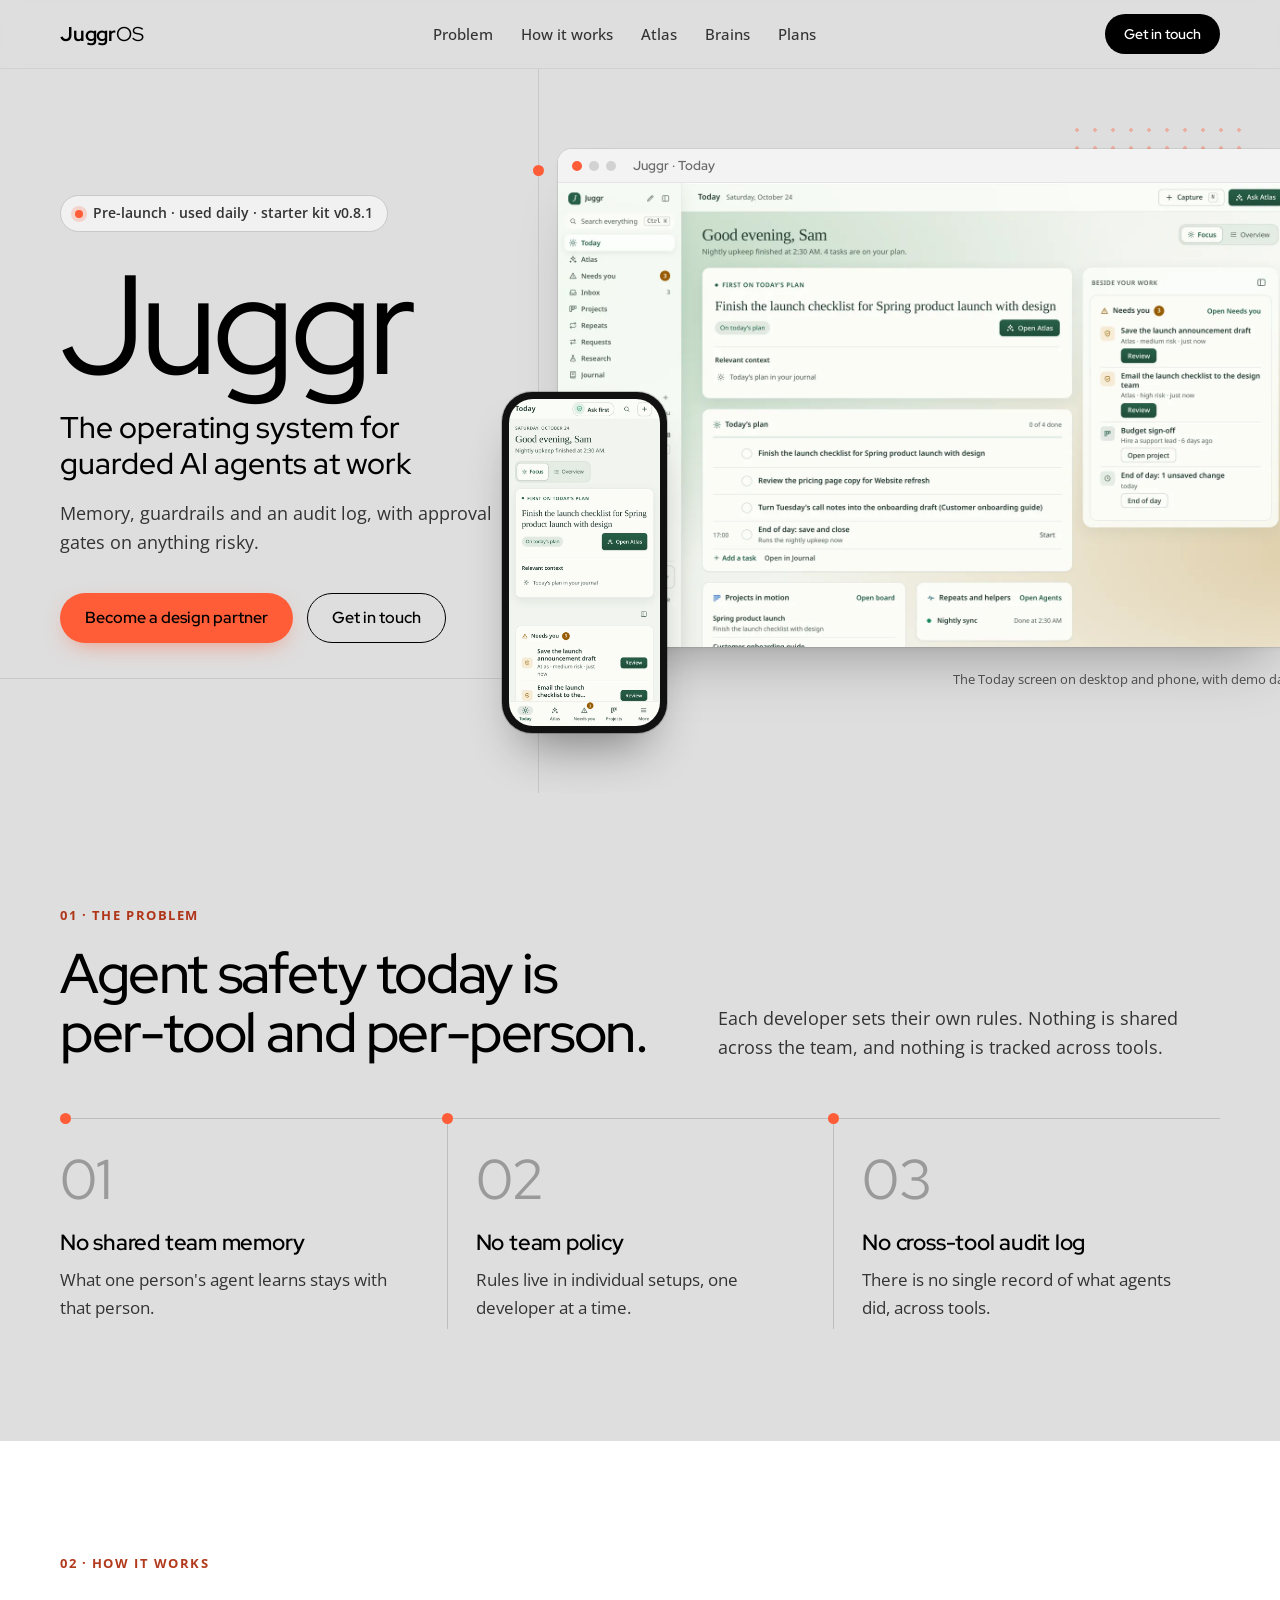
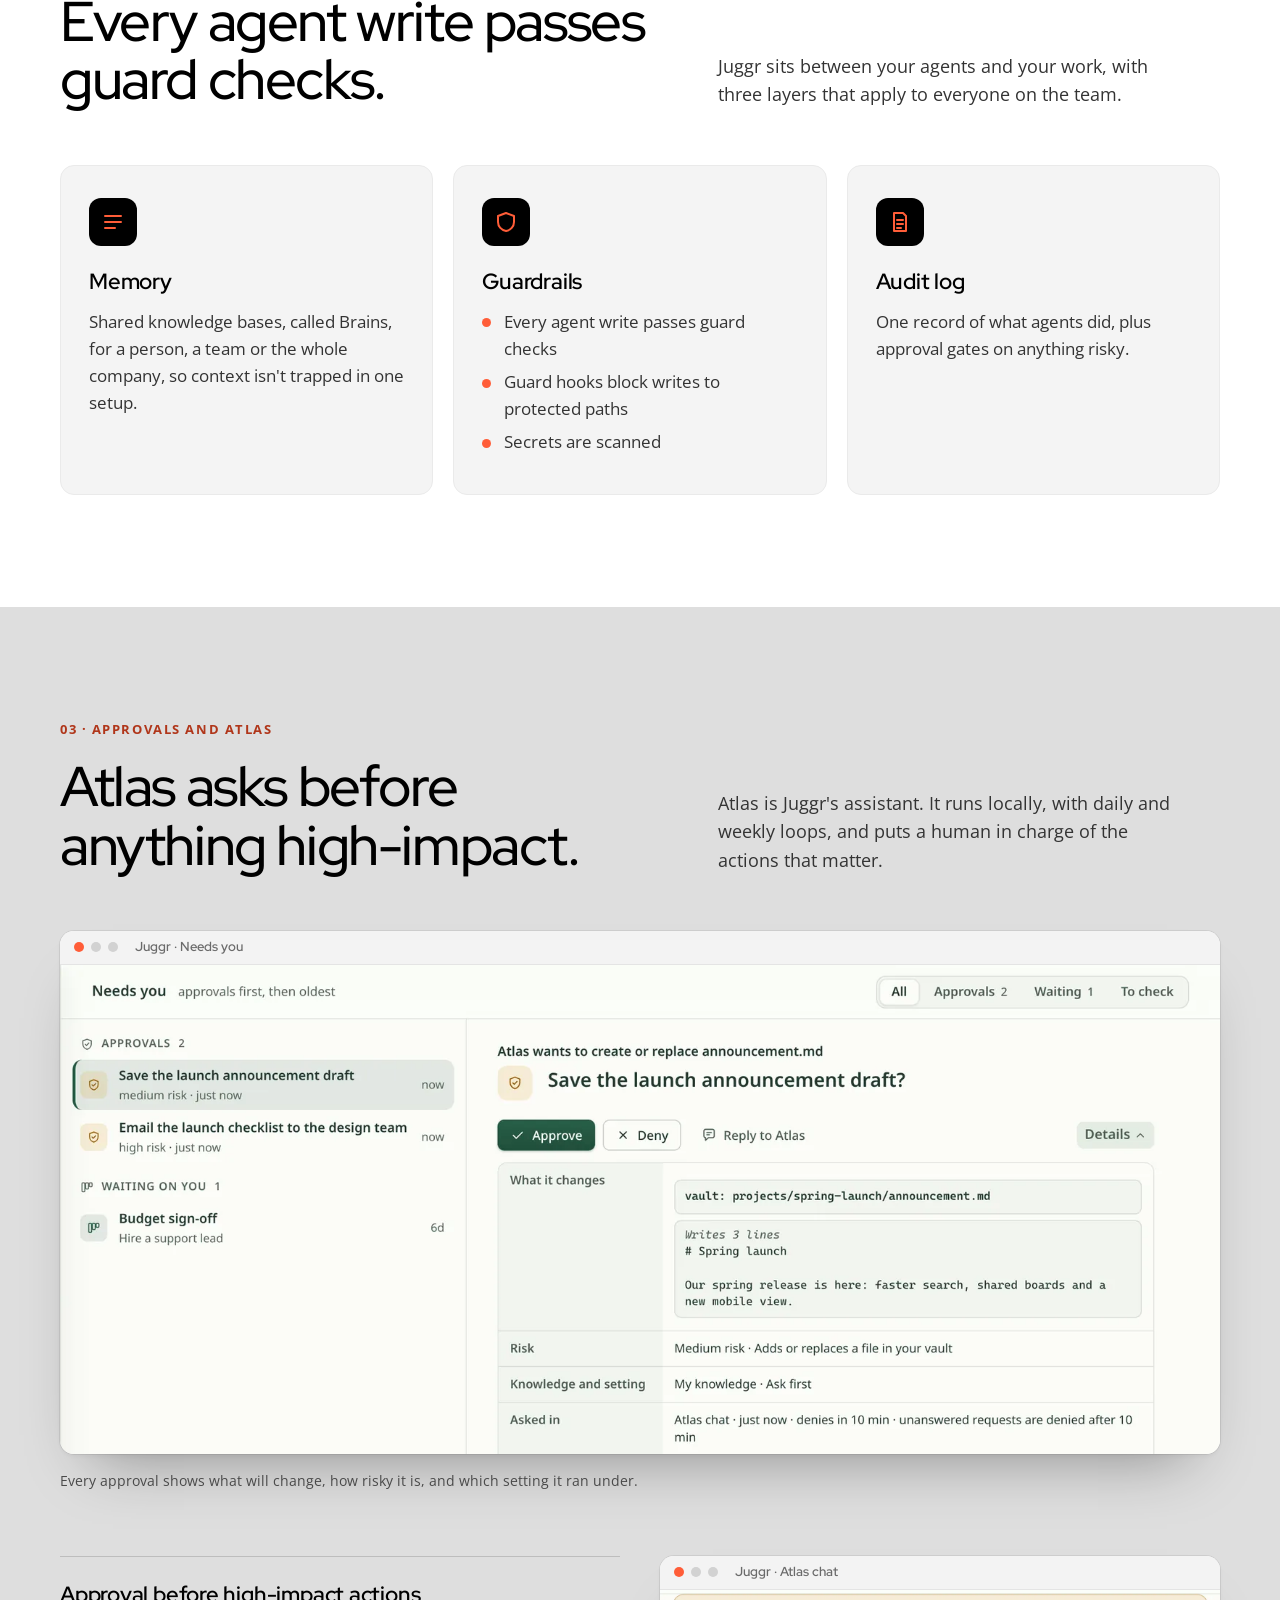
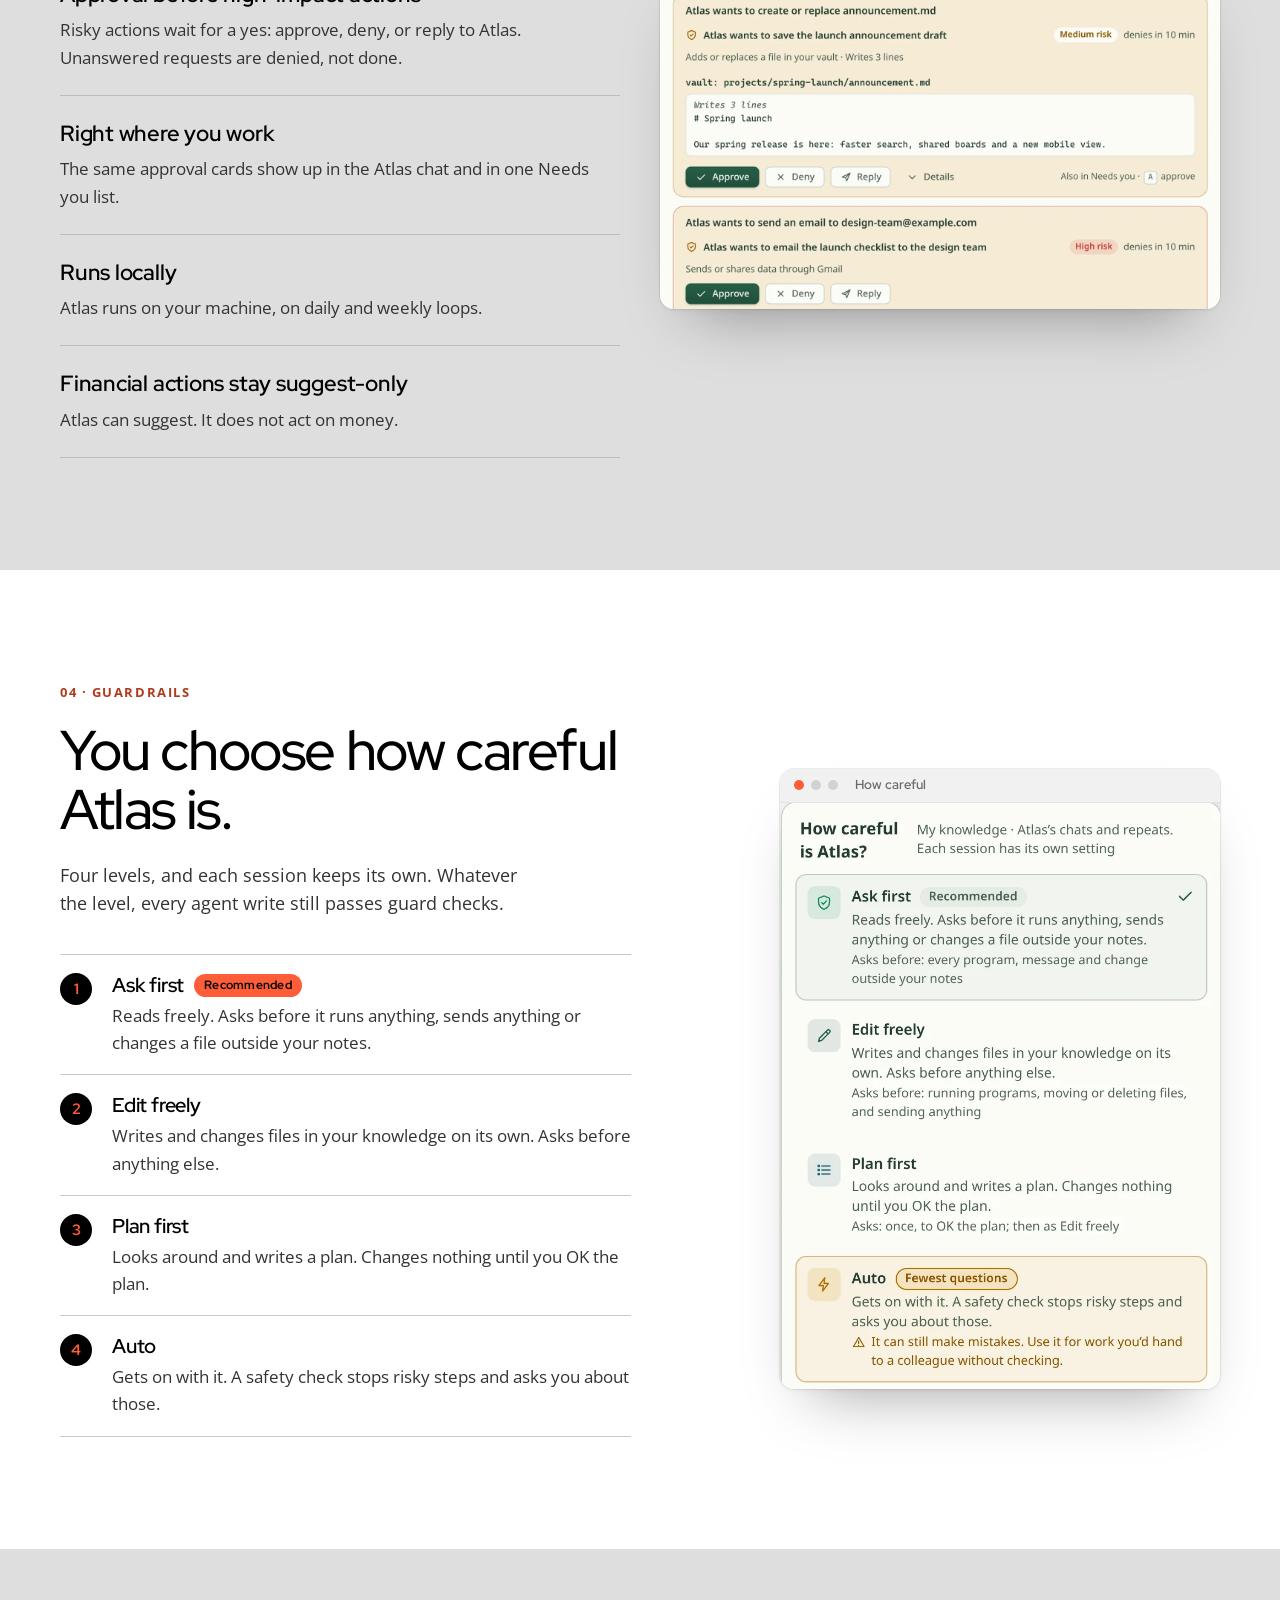
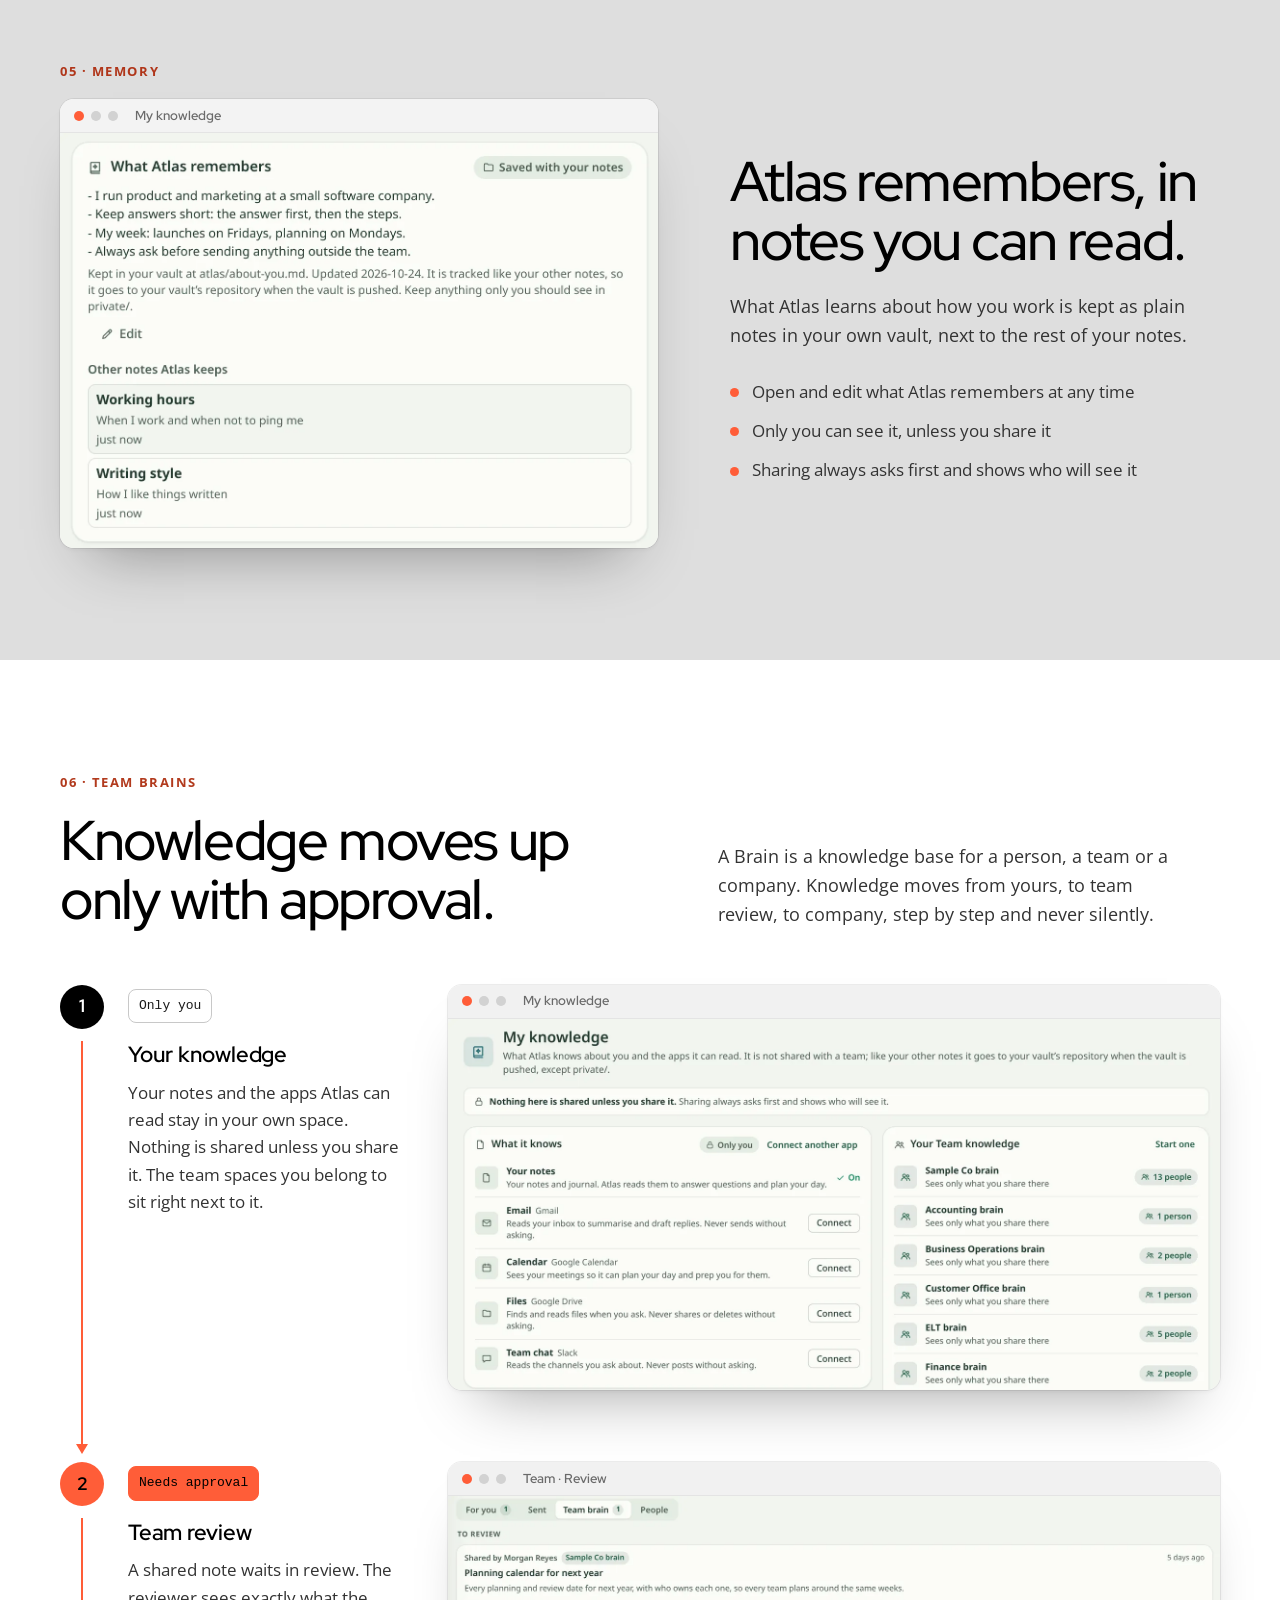
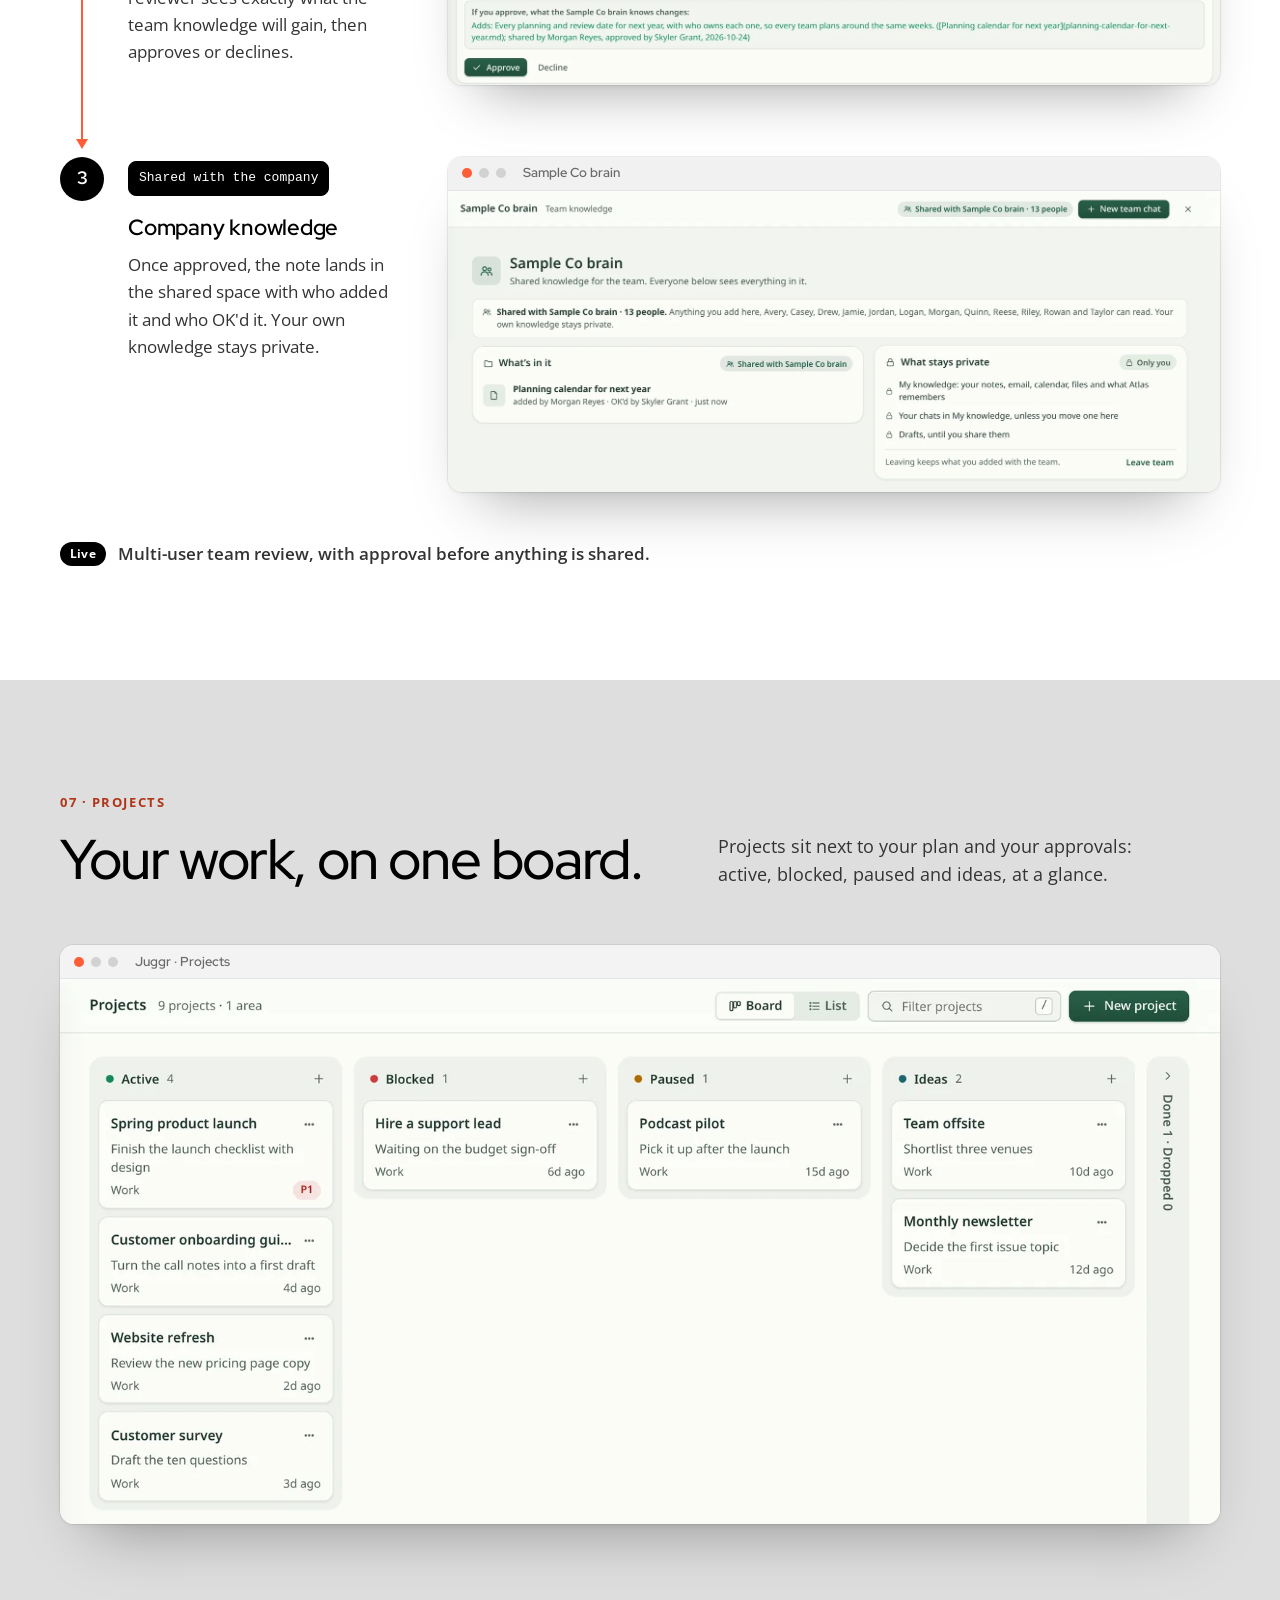
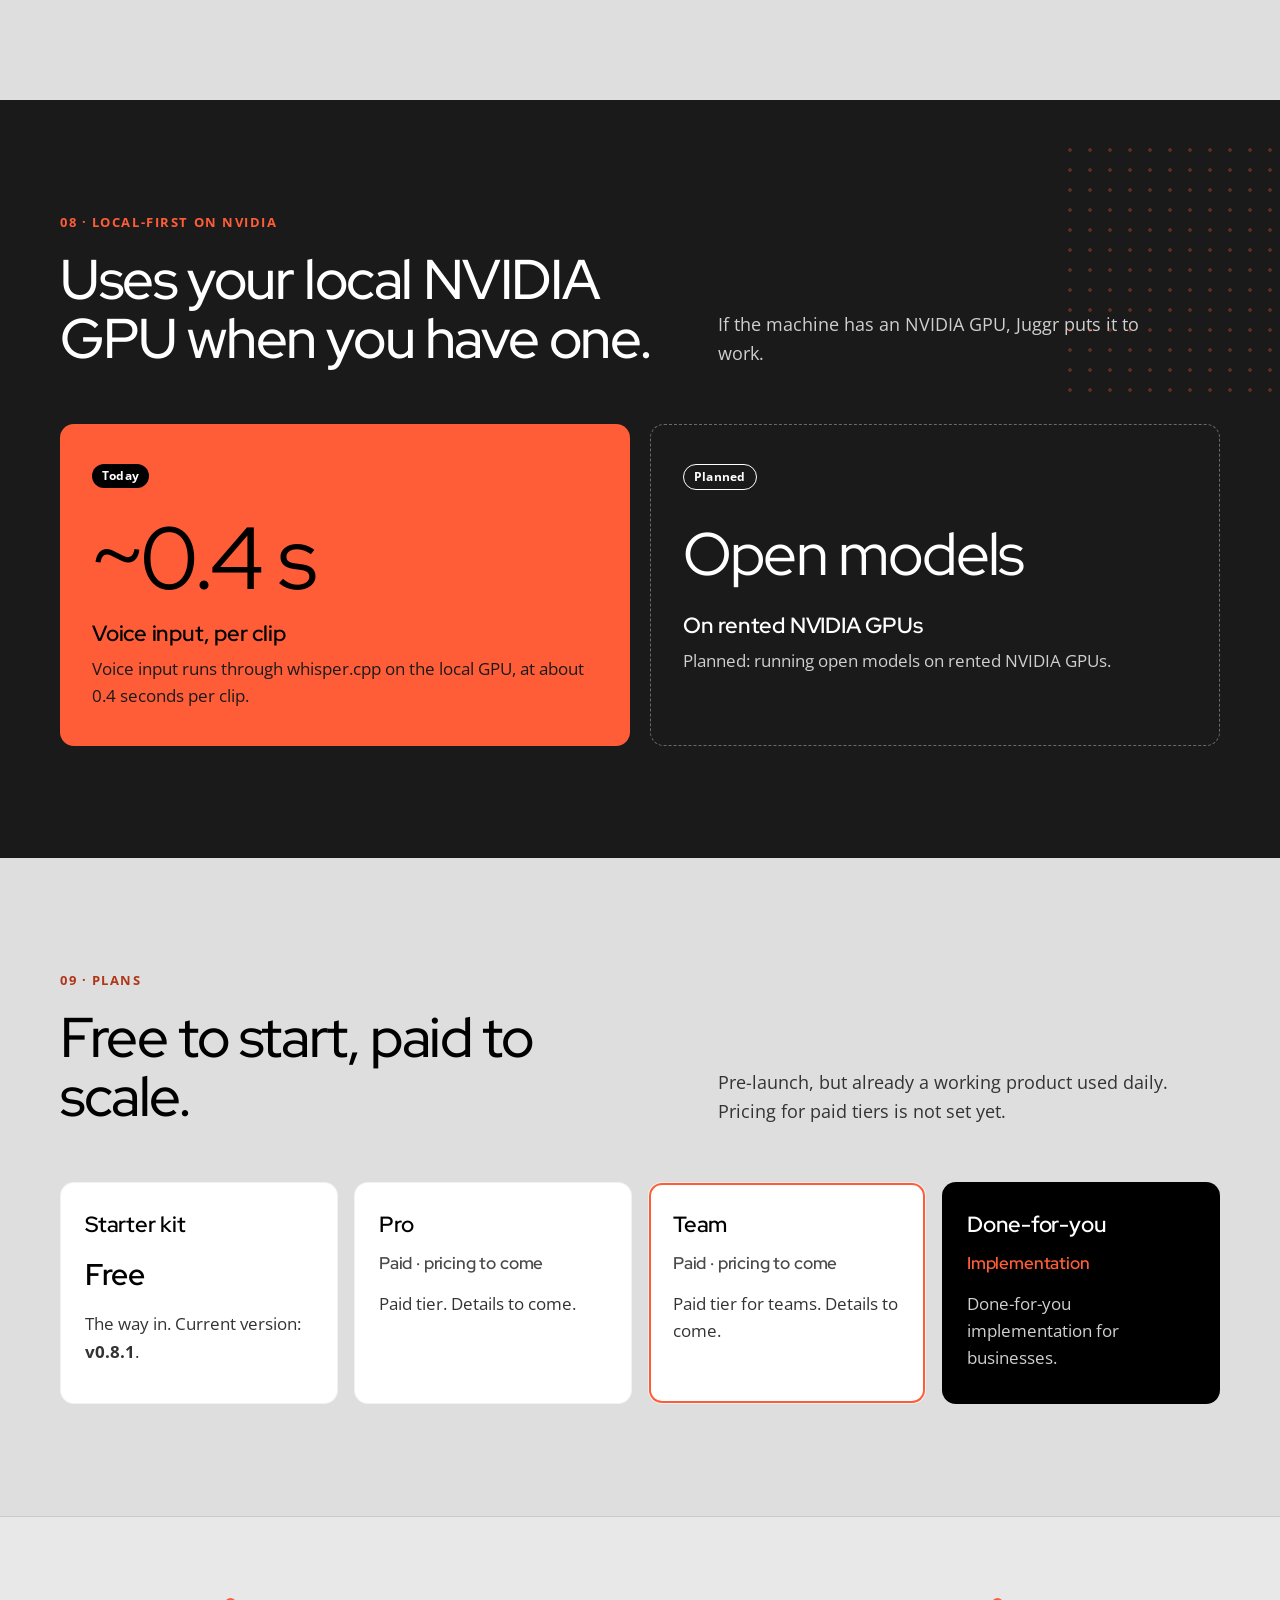
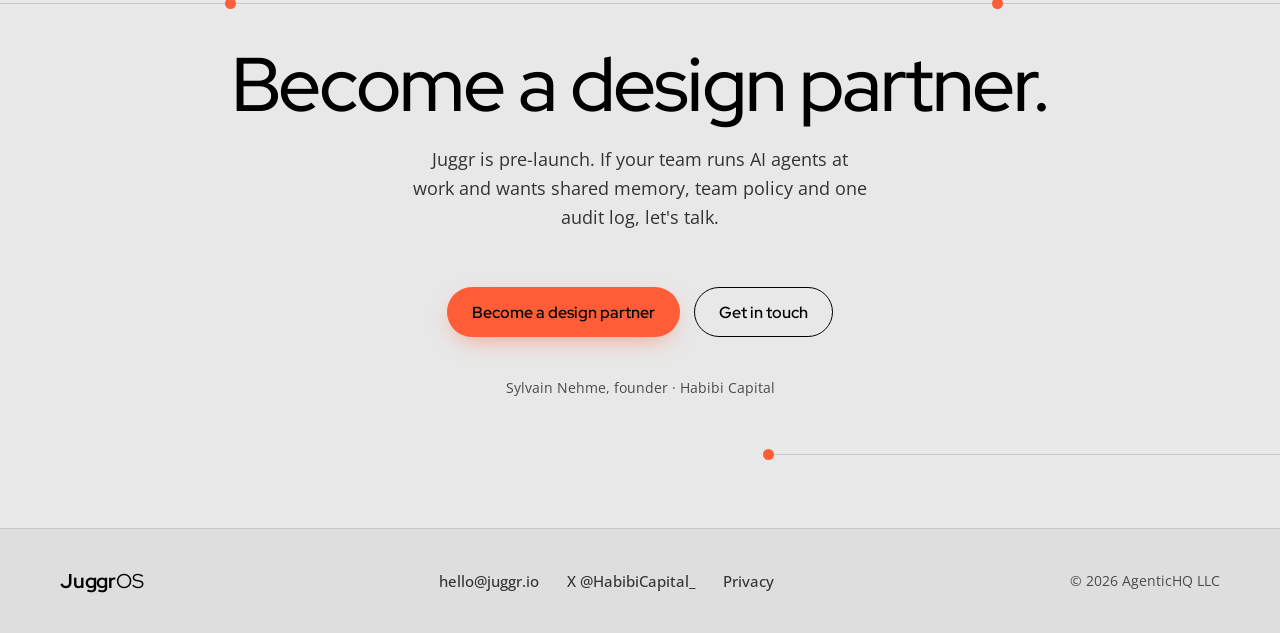
<file: index.html>
<!doctype html>
<html lang="en">
<head>
  <meta charset="utf-8">
  <meta name="viewport" content="width=device-width, initial-scale=1">
  <title>Juggr — The operating system for guarded AI agents at work</title>
  <meta name="description" content="Juggr adds memory, guardrails and an audit log to AI agents at work, plus approval gates on anything risky. Pre-launch, used daily. Become a design partner.">
  <meta name="author" content="Juggr">
  <meta name="theme-color" content="#DEDEDE">
  <link rel="canonical" href="https://juggr.io/">

  <!-- Open Graph -->
  <meta property="og:type" content="website">
  <meta property="og:site_name" content="Juggr">
  <meta property="og:title" content="Juggr — The operating system for guarded AI agents at work">
  <meta property="og:description" content="Memory, guardrails and an audit log, with approval gates on anything risky.">
  <meta property="og:url" content="https://juggr.io/">
  <meta property="og:image" content="https://juggr.io/og-image.png">
  <meta property="og:image:width" content="1200">
  <meta property="og:image:height" content="630">
  <meta property="og:image:alt" content="Juggr wordmark with the tagline: The operating system for guarded AI agents at work">

  <!-- Twitter -->
  <meta name="twitter:card" content="summary_large_image">
  <meta name="twitter:site" content="@HabibiCapital_">
  <meta name="twitter:title" content="Juggr — The operating system for guarded AI agents at work">
  <meta name="twitter:description" content="Memory, guardrails and an audit log, with approval gates on anything risky.">
  <meta name="twitter:image" content="https://juggr.io/og-image.png">
  <meta name="twitter:image:alt" content="Juggr wordmark with the tagline: The operating system for guarded AI agents at work">

  <link rel="icon" href="favicon.svg" type="image/svg+xml">
  <link rel="icon" href="favicon-32.png" type="image/png" sizes="32x32">
  <link rel="apple-touch-icon" href="apple-touch-icon.png">

  <link rel="preload" href="fonts/red-hat-display-latin-var.woff2" as="font" type="font/woff2" crossorigin>
  <link rel="preload" href="fonts/open-sans-latin-var.woff2" as="font" type="font/woff2" crossorigin>
  <link rel="stylesheet" href="styles.css">
</head>
<body>
  <a class="skip-link" href="#main">Skip to content</a>

  <header class="site-header">
    <div class="wrap header-inner">
      <a class="brand" href="#top" aria-label="Juggr home"><span class="brand-word">Juggr</span><span class="brand-os">OS</span></a>
      <nav aria-label="Primary">
        <ul class="nav-list">
          <li><a href="#problem">Problem</a></li>
          <li><a href="#how">How it works</a></li>
          <li><a href="#atlas">Atlas</a></li>
          <li><a href="#brains">Brains</a></li>
          <li><a href="#plans">Plans</a></li>
        </ul>
      </nav>
      <a class="btn btn-small btn-dark" href="mailto:hello@juggr.io">Get in touch</a>
    </div>
  </header>

  <main id="main">
    <!-- HERO -->
    <section class="hero" id="top" aria-labelledby="hero-title">
      <div class="deco" aria-hidden="true">
        <span class="line v" style="left:42%"></span>
        <span class="line h" style="top:62%; left:57%; right:0"></span>
        <span class="dot" style="left:42%; top:14%"></span>
        <span class="dot" style="left:57%; top:62%"></span>
        <span class="dot" style="right:12%; top:62%"></span>
        <span class="line h" style="top:84%; left:0; width:40%"></span>
        <span class="dot" style="left:40%; top:84%"></span>
      </div>
      <div class="wrap hero-grid">
        <div class="hero-copy">
          <p class="eyebrow"><span class="status-dot" aria-hidden="true"></span>Pre-launch · used daily · starter kit v0.8.1</p>
          <h1 id="hero-title" class="hero-title">Juggr</h1>
          <p class="tagline">The operating system for guarded AI agents at work</p>
          <p class="lede">Memory, guardrails and an audit log, with approval gates on anything risky.</p>
          <div class="cta-row">
            <a class="btn btn-coral" href="mailto:partners@juggr.io?subject=Juggr%20design%20partner">Become a design partner</a>
            <a class="btn btn-ghost" href="mailto:hello@juggr.io">Get in touch</a>
          </div>
        </div>

        <figure class="hero-visual">
          <div class="frame"><div class="frame-bar" aria-hidden="true"><i></i><i></i><i></i><span class="frame-title">Juggr · Today</span></div><picture><source type="image/webp" srcset="img/today.webp"><img src="img/today.jpg" width="1600" height="1000" alt="Juggr's Today screen for a demo user, Sam: the first task on today's plan with an Open Atlas button, a four-item plan for the day, and a Needs you panel with two Atlas approvals waiting for review." decoding="async" fetchpriority="high"></picture></div>
          <div class="phone"><picture><source type="image/webp" srcset="img/phone-today.webp"><img src="img/phone-today.jpg" width="600" height="1298" alt="Juggr's Today view on a phone: the first task on the plan, an Open Atlas button and the Needs you list with Review buttons." decoding="async"></picture></div>
          <figcaption class="shot-note">The Today screen on desktop and phone, with demo data.</figcaption>
        </figure>
      </div>
    </section>

    <!-- PROBLEM -->
    <section class="section" id="problem" aria-labelledby="problem-title">
      <div class="wrap">
        <p class="kicker">01 · The problem</p>
        <div class="split">
          <h2 id="problem-title">Agent safety today is per-tool and per-person.</h2>
          <p class="section-lede">Each developer sets their own rules. Nothing is shared across the team, and nothing is tracked across tools.</p>
        </div>
        <ol class="gap-list">
          <li>
            <span class="num" aria-hidden="true">01</span>
            <h3>No shared team memory</h3>
            <p>What one person's agent learns stays with that person.</p>
          </li>
          <li>
            <span class="num" aria-hidden="true">02</span>
            <h3>No team policy</h3>
            <p>Rules live in individual setups, one developer at a time.</p>
          </li>
          <li>
            <span class="num" aria-hidden="true">03</span>
            <h3>No cross-tool audit log</h3>
            <p>There is no single record of what agents did, across tools.</p>
          </li>
        </ol>
      </div>
    </section>

    <!-- HOW IT WORKS -->
    <section class="section section-white" id="how" aria-labelledby="how-title">
      <div class="wrap">
        <p class="kicker">02 · How it works</p>
        <div class="split">
          <h2 id="how-title">Every agent write passes guard checks.</h2>
          <p class="section-lede">Juggr sits between your agents and your work, with three layers that apply to everyone on the team.</p>
        </div>
        <div class="pillars">
          <article class="pillar">
            <div class="pillar-icon" aria-hidden="true">
              <svg viewBox="0 0 24 24" width="24" height="24"><path d="M4 6h16M4 12h16M4 18h10" stroke="currentColor" stroke-width="2" fill="none" stroke-linecap="round"/></svg>
            </div>
            <h3>Memory</h3>
            <p>Shared knowledge bases, called Brains, for a person, a team or the whole company, so context isn't trapped in one setup.</p>
          </article>
          <article class="pillar">
            <div class="pillar-icon" aria-hidden="true">
              <svg viewBox="0 0 24 24" width="24" height="24"><path d="M12 3l8 3v6c0 4.5-3.4 8.3-8 9-4.6-.7-8-4.5-8-9V6l8-3z" stroke="currentColor" stroke-width="2" fill="none" stroke-linejoin="round"/></svg>
            </div>
            <h3>Guardrails</h3>
            <ul class="ticks">
              <li>Every agent write passes guard checks</li>
              <li>Guard hooks block writes to protected paths</li>
              <li>Secrets are scanned</li>
            </ul>
          </article>
          <article class="pillar">
            <div class="pillar-icon" aria-hidden="true">
              <svg viewBox="0 0 24 24" width="24" height="24"><path d="M6 3h9l3 3v15H6z M9 10h6M9 14h6M9 18h4" stroke="currentColor" stroke-width="2" fill="none" stroke-linejoin="round" stroke-linecap="round"/></svg>
            </div>
            <h3>Audit log</h3>
            <p>One record of what agents did, plus approval gates on anything risky.</p>
          </article>
        </div>

      </div>
    </section>

    <!-- ATLAS -->
    <section class="section" id="atlas" aria-labelledby="atlas-title">
      <div class="wrap">
        <p class="kicker">03 · Approvals and Atlas</p>
        <div class="split">
          <h2 id="atlas-title">Atlas asks before anything high-impact.</h2>
          <p class="section-lede">Atlas is Juggr's assistant. It runs locally, with daily and weekly loops, and puts a human in charge of the actions that matter.</p>
        </div>

        <figure class="shot shot-wide">
          <div class="frame"><div class="frame-bar" aria-hidden="true"><i></i><i></i><i></i><span class="frame-title">Juggr · Needs you</span></div><picture><source type="image/webp" srcset="img/needs-you-details.webp"><img src="img/needs-you-details.jpg" width="1600" height="674" alt="The Needs you screen in Juggr. Atlas asks to save the launch announcement draft, with Approve, Deny and Reply to Atlas buttons. The open details show the file it will write, the three lines it writes, the risk (medium, adds or replaces a file in your vault), the knowledge and setting it runs under, and that unanswered requests are denied after 10 minutes." loading="lazy" decoding="async"></picture></div>
          <figcaption>Every approval shows what will change, how risky it is, and which setting it ran under.</figcaption>
        </figure>

        <div class="atlas-grid">
          <div class="feature-list">
            <div class="feature">
              <h3>Approval before high-impact actions</h3>
              <p>Risky actions wait for a yes: approve, deny, or reply to Atlas. Unanswered requests are denied, not done.</p>
            </div>
            <div class="feature">
              <h3>Right where you work</h3>
              <p>The same approval cards show up in the Atlas chat and in one Needs you list.</p>
            </div>
            <div class="feature">
              <h3>Runs locally</h3>
              <p>Atlas runs on your machine, on daily and weekly loops.</p>
            </div>
            <div class="feature">
              <h3>Financial actions stay suggest-only</h3>
              <p>Atlas can suggest. It does not act on money.</p>
            </div>
          </div>
          <figure class="shot">
            <div class="frame"><div class="frame-bar" aria-hidden="true"><i></i><i></i><i></i><span class="frame-title">Juggr · Atlas chat</span></div><picture><source type="image/webp" srcset="img/atlas-chat-approvals.webp"><img src="img/atlas-chat-approvals.jpg" width="1508" height="858" alt="Two approval cards in the Atlas chat. One asks to save the launch announcement draft, marked medium risk, showing the file and the lines it writes. The other asks to email the launch checklist to the design team, marked high risk. Each has Approve, Deny and Reply buttons and is denied after 10 minutes without an answer." loading="lazy" decoding="async"></picture></div>
          </figure>
        </div>
      </div>
    </section>

    <!-- HOW CAREFUL -->
    <section class="section section-white" id="careful" aria-labelledby="careful-title">
      <div class="wrap">
        <p class="kicker">04 · Guardrails</p>
        <div class="careful-grid">
          <div>
            <h2 id="careful-title">You choose how careful Atlas is.</h2>
            <p class="section-lede careful-lede">Four levels, and each session keeps its own. Whatever the level, every agent write still passes guard checks.</p>
            <ol class="levels-list">
              <li><h3>Ask first <span class="pill pill-coral">Recommended</span></h3><p>Reads freely. Asks before it runs anything, sends anything or changes a file outside your notes.</p></li>
              <li><h3>Edit freely</h3><p>Writes and changes files in your knowledge on its own. Asks before anything else.</p></li>
              <li><h3>Plan first</h3><p>Looks around and writes a plan. Changes nothing until you OK the plan.</p></li>
              <li><h3>Auto</h3><p>Gets on with it. A safety check stops risky steps and asks you about those.</p></li>
            </ol>
          </div>
          <figure class="shot shot-narrow">
            <div class="frame"><div class="frame-bar" aria-hidden="true"><i></i><i></i><i></i><span class="frame-title">How careful</span></div><picture><source type="image/webp" srcset="img/how-careful.webp"><img src="img/how-careful.jpg" width="799" height="1065" alt="The How careful is Atlas? picker in Juggr with four levels: Ask first (recommended and selected), Edit freely, Plan first and Auto. Each level says what Atlas does on its own and what it asks about first. Auto warns that it can still make mistakes." loading="lazy" decoding="async"></picture></div>
          </figure>
        </div>
      </div>
    </section>

    <!-- MEMORY -->
    <section class="section" id="memory" aria-labelledby="memory-title">
      <div class="wrap">
        <p class="kicker">05 · Memory</p>
        <div class="careful-grid memory-grid">
          <figure class="shot">
            <div class="frame"><div class="frame-bar" aria-hidden="true"><i></i><i></i><i></i><span class="frame-title">My knowledge</span></div><picture><source type="image/webp" srcset="img/atlas-remembers.webp"><img src="img/atlas-remembers.jpg" width="1249" height="866" alt="The What Atlas remembers card in Juggr: four short notes about how the user works, such as keep answers short and always ask before sending anything outside the team, saved with the user's notes, with an Edit button and other notes Atlas keeps on working hours and writing style." loading="lazy" decoding="async"></picture></div>
          </figure>
          <div>
            <h2 id="memory-title">Atlas remembers, in notes you can read.</h2>
            <p class="section-lede careful-lede">What Atlas learns about how you work is kept as plain notes in your own vault, next to the rest of your notes.</p>
            <ul class="ticks memory-ticks">
              <li>Open and edit what Atlas remembers at any time</li>
              <li>Only you can see it, unless you share it</li>
              <li>Sharing always asks first and shows who will see it</li>
            </ul>
          </div>
        </div>
      </div>
    </section>

    <!-- BRAINS -->
    <section class="section section-white" id="brains" aria-labelledby="brains-title">
      <div class="wrap">
        <p class="kicker">06 · Team brains</p>
        <div class="split">
          <h2 id="brains-title">Knowledge moves up only with approval.</h2>
          <p class="section-lede">A Brain is a knowledge base for a person, a team or a company. Knowledge moves from yours, to team review, to company, step by step and never silently.</p>
        </div>
        <ol class="steps">
          <li class="step">
            <div class="step-text">
              <span class="step-num" aria-hidden="true">1</span>
              <span class="flow-tag">Only you</span>
              <h3>Your knowledge</h3>
              <p>Your notes and the apps Atlas can read stay in your own space. Nothing is shared unless you share it. The team spaces you belong to sit right next to it.</p>
            </div>
            <figure class="shot"><div class="frame"><div class="frame-bar" aria-hidden="true"><i></i><i></i><i></i><span class="frame-title">My knowledge</span></div><picture><source type="image/webp" srcset="img/brains-1-yours.webp"><img src="img/brains-1-yours.jpg" width="1600" height="770" alt="My knowledge in Juggr: what Atlas knows (your notes, plus Gmail, Google Calendar, Google Drive and Slack to connect), a banner saying nothing here is shared unless you share it, and a Your Team knowledge list with brains such as Sample Co, Accounting, Business Operations and Finance, each showing how many people are in it." loading="lazy" decoding="async"></picture></div></figure>
          </li>
          <li class="step step-review">
            <div class="step-text">
              <span class="step-num" aria-hidden="true">2</span>
              <span class="flow-tag">Needs approval</span>
              <h3>Team review</h3>
              <p>A shared note waits in review. The reviewer sees exactly what the team knowledge will gain, then approves or declines.</p>
            </div>
            <figure class="shot"><div class="frame"><div class="frame-bar" aria-hidden="true"><i></i><i></i><i></i><span class="frame-title">Team · Review</span></div><picture><source type="image/webp" srcset="img/brains-2-review.webp"><img src="img/brains-2-review.jpg" width="1600" height="391" alt="The Team brain review tab in Juggr. A note called Planning calendar for next year, shared by Morgan Reyes to the Sample Co brain, waits for review. It shows what the Sample Co brain will know if approved, with Approve and Decline buttons." loading="lazy" decoding="async"></picture></div></figure>
          </li>
          <li class="step step-publish">
            <div class="step-text">
              <span class="step-num" aria-hidden="true">3</span>
              <span class="flow-tag">Shared with the company</span>
              <h3>Company knowledge</h3>
              <p>Once approved, the note lands in the shared space with who added it and who OK'd it. Your own knowledge stays private.</p>
            </div>
            <figure class="shot"><div class="frame"><div class="frame-bar" aria-hidden="true"><i></i><i></i><i></i><span class="frame-title">Sample Co brain</span></div><picture><source type="image/webp" srcset="img/brains-3-company.webp"><img src="img/brains-3-company.jpg" width="1600" height="625" alt="The Sample Co brain, shared with 13 people. Under What's in it, the Planning calendar for next year note, added by Morgan Reyes and OK'd by Skyler Grant. A What stays private card lists your notes, email, calendar, files, chats and drafts." loading="lazy" decoding="async"></picture></div></figure>
          </li>
        </ol>
        <p class="note"><span class="pill pill-dark">Live</span> Multi-user team review, with approval before anything is shared.</p>
      </div>
    </section>

    <!-- PROJECTS -->
    <section class="section" id="projects" aria-labelledby="projects-title">
      <div class="wrap">
        <p class="kicker">07 · Projects</p>
        <div class="split">
          <h2 id="projects-title">Your work, on one board.</h2>
          <p class="section-lede">Projects sit next to your plan and your approvals: active, blocked, paused and ideas, at a glance.</p>
        </div>
        <figure class="shot shot-wide">
          <div class="frame"><div class="frame-bar" aria-hidden="true"><i></i><i></i><i></i><span class="frame-title">Juggr · Projects</span></div><picture><source type="image/webp" srcset="img/projects.webp"><img src="img/projects.jpg" width="1600" height="751" alt="The Projects board in Juggr with four columns: Active (Spring product launch, Customer onboarding guide, Website refresh, Customer survey), Blocked (Hire a support lead), Paused (Podcast pilot) and Ideas (Team offsite, Monthly newsletter)." loading="lazy" decoding="async"></picture></div>
        </figure>
      </div>
    </section>

    <!-- NVIDIA -->
    <section class="section section-dark" id="local" aria-labelledby="local-title">
      <div class="wrap">
        <p class="kicker kicker-light">08 · Local-first on NVIDIA</p>
        <div class="split">
          <h2 id="local-title">Uses your local NVIDIA GPU when you have one.</h2>
          <p class="section-lede">If the machine has an NVIDIA GPU, Juggr puts it to work.</p>
        </div>
        <div class="gpu-grid">
          <article class="gpu-card gpu-now">
            <span class="pill pill-coral">Today</span>
            <p class="big-stat"><span class="tilde">~</span>0.4&nbsp;s</p>
            <h3>Voice input, per clip</h3>
            <p>Voice input runs through whisper.cpp on the local GPU, at about 0.4 seconds per clip.</p>
          </article>
          <article class="gpu-card gpu-planned">
            <span class="pill pill-outline-light">Planned</span>
            <p class="big-stat big-stat-muted">Open models</p>
            <h3>On rented NVIDIA GPUs</h3>
            <p>Planned: running open models on rented NVIDIA GPUs.</p>
          </article>
        </div>
      </div>
    </section>

    <!-- STATUS + PLANS -->
    <section class="section" id="plans" aria-labelledby="plans-title">
      <div class="wrap">
        <p class="kicker">09 · Plans</p>
        <div class="split">
          <h2 id="plans-title">Free to start, paid to scale.</h2>
          <p class="section-lede">Pre-launch, but already a working product used daily. Pricing for paid tiers is not set yet.</p>
        </div>
        <div class="plans">
          <article class="plan">
            <h3>Starter kit</h3>
            <p class="plan-price">Free</p>
            <p>The way in. Current version: <strong>v0.8.1</strong>.</p>
          </article>
          <article class="plan">
            <h3>Pro</h3>
            <p class="plan-price plan-tbd">Paid · pricing to come</p>
            <p>Paid tier. Details to come.</p>
          </article>
          <article class="plan plan-featured">
            <h3>Team</h3>
            <p class="plan-price plan-tbd">Paid · pricing to come</p>
            <p>Paid tier for teams. Details to come.</p>
          </article>
          <article class="plan plan-dark">
            <h3>Done-for-you</h3>
            <p class="plan-price plan-tbd">Implementation</p>
            <p>Done-for-you implementation for businesses.</p>
          </article>
        </div>
      </div>
    </section>

    <!-- CTA -->
    <section class="cta" id="partner" aria-labelledby="cta-title">
      <div class="deco" aria-hidden="true">
        <span class="line h" style="top:14%; left:0; right:0"></span>
        <span class="dot" style="left:18%; top:14%"></span>
        <span class="dot" style="right:22%; top:14%"></span>
        <span class="line h" style="top:88%; left:60%; right:0"></span>
        <span class="dot" style="left:60%; top:88%"></span>
      </div>
      <div class="wrap cta-inner">
        <h2 id="cta-title">Become a design partner.</h2>
        <p class="section-lede">Juggr is pre-launch. If your team runs AI agents at work and wants shared memory, team policy and one audit log, let's talk.</p>
        <div class="cta-row cta-row-center">
          <a class="btn btn-coral" href="mailto:partners@juggr.io?subject=Juggr%20design%20partner">Become a design partner</a>
          <a class="btn btn-ghost" href="mailto:hello@juggr.io">Get in touch</a>
        </div>
        <p class="founder">Sylvain Nehme, founder · Habibi Capital</p>
      </div>
    </section>
  </main>

  <footer class="site-footer">
    <div class="wrap footer-inner">
      <a class="brand" href="#top" aria-label="Juggr, back to top"><span class="brand-word">Juggr</span><span class="brand-os">OS</span></a>
      <ul class="footer-links">
        <li><a href="mailto:hello@juggr.io">hello@juggr.io</a></li>
        <li><a href="https://x.com/HabibiCapital_" rel="noopener">X @HabibiCapital_</a></li>
        <li><a href="privacy.html">Privacy</a></li>
      </ul>
      <p class="copy">© 2026 AgenticHQ LLC</p>
    </div>
  </footer>
</body>
</html>
</file>
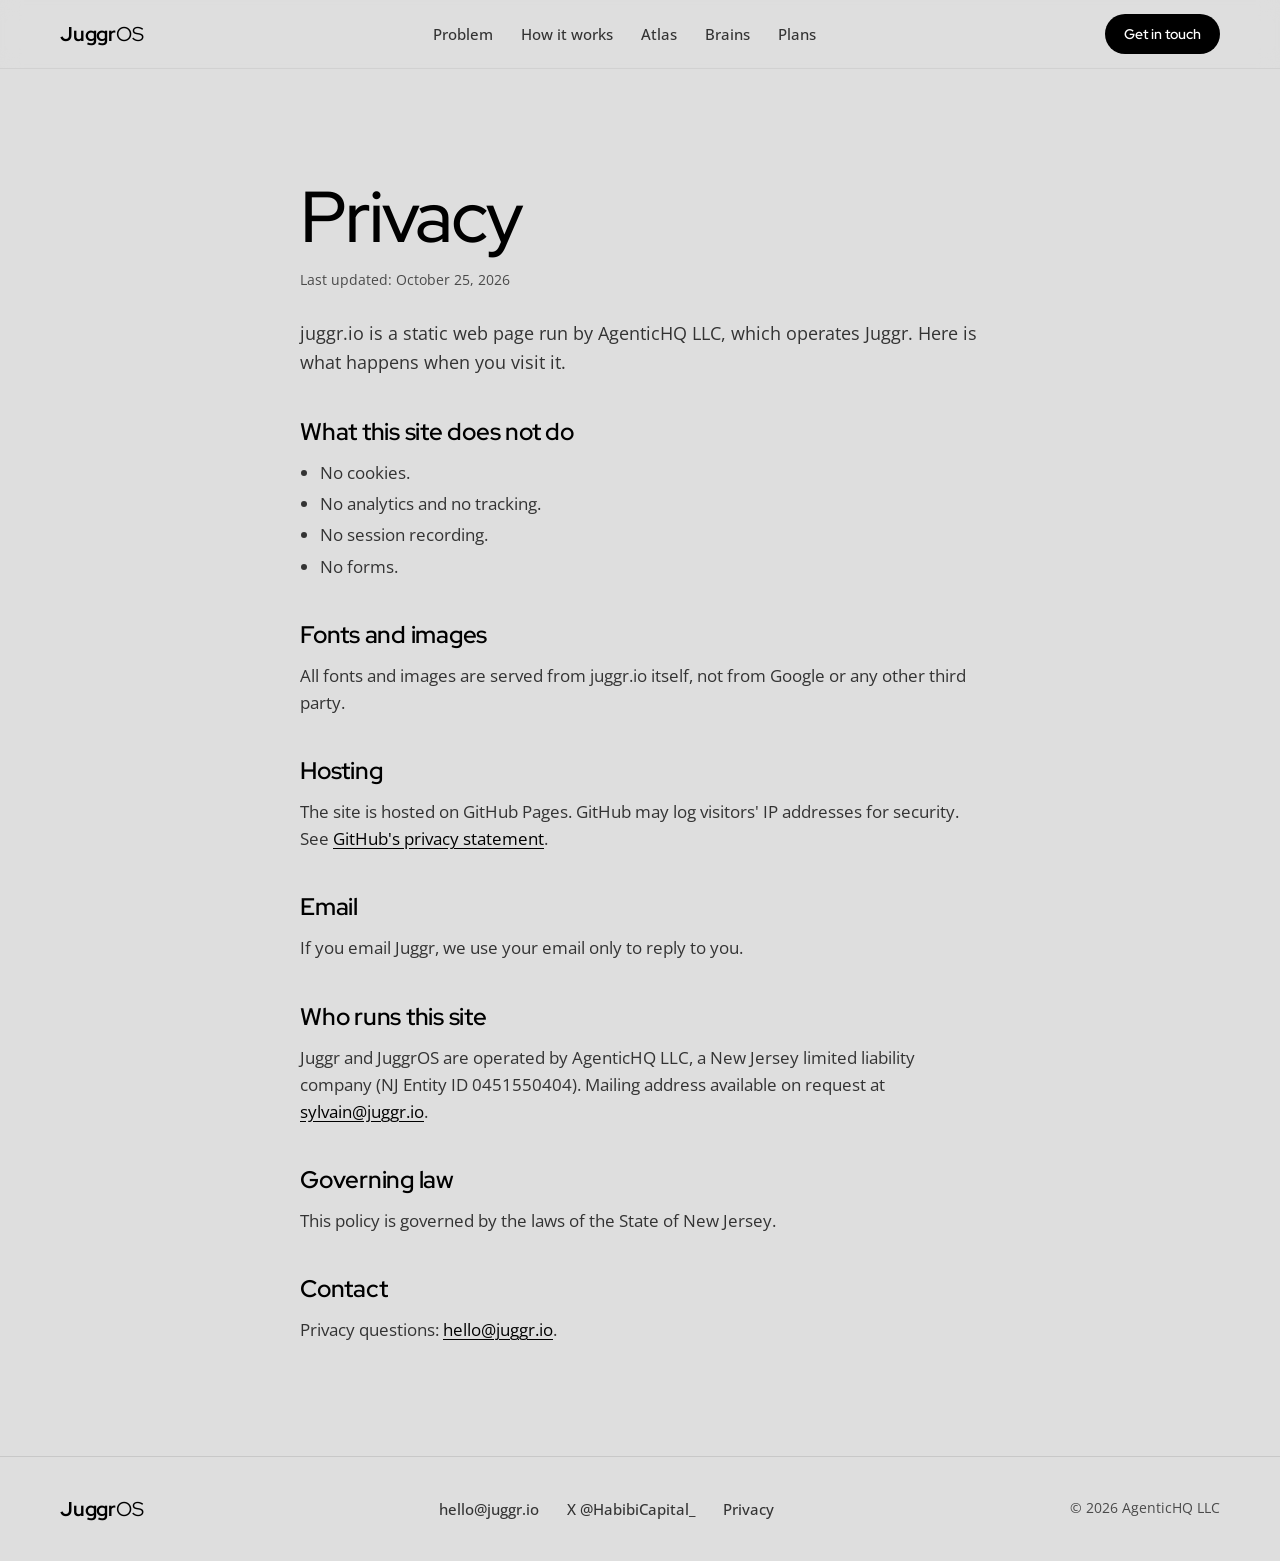
<file: privacy.html>
<!doctype html>
<html lang="en">
<head>
  <meta charset="utf-8">
  <meta name="viewport" content="width=device-width, initial-scale=1">
  <title>Privacy · Juggr</title>
  <meta name="description" content="How juggr.io handles your data: no cookies, no analytics, no tracking.">
  <meta name="theme-color" content="#DEDEDE">
  <link rel="canonical" href="https://juggr.io/privacy.html">
  <link rel="icon" href="favicon.svg" type="image/svg+xml">
  <link rel="icon" href="favicon-32.png" type="image/png" sizes="32x32">
  <link rel="apple-touch-icon" href="apple-touch-icon.png">
  <link rel="preload" href="fonts/red-hat-display-latin-var.woff2" as="font" type="font/woff2" crossorigin>
  <link rel="preload" href="fonts/open-sans-latin-var.woff2" as="font" type="font/woff2" crossorigin>
  <link rel="stylesheet" href="styles.css">
</head>
<body>
  <a class="skip-link" href="#main">Skip to content</a>

  <header class="site-header">
    <div class="wrap header-inner">
      <a class="brand" href="index.html" aria-label="Juggr home"><span class="brand-word">Juggr</span><span class="brand-os">OS</span></a>
      <nav aria-label="Primary">
        <ul class="nav-list">
          <li><a href="index.html#problem">Problem</a></li>
          <li><a href="index.html#how">How it works</a></li>
          <li><a href="index.html#atlas">Atlas</a></li>
          <li><a href="index.html#brains">Brains</a></li>
          <li><a href="index.html#plans">Plans</a></li>
        </ul>
      </nav>
      <a class="btn btn-small btn-dark" href="mailto:hello@juggr.io">Get in touch</a>
    </div>
  </header>

  <main id="main">
    <section class="section">
      <div class="wrap legal">
        <h1>Privacy</h1>
        <p class="updated">Last updated: October 25, 2026</p>
        <p class="lede">juggr.io is a static web page run by AgenticHQ LLC, which operates Juggr. Here is what happens when you visit it.</p>

        <h2>What this site does not do</h2>
        <ul>
          <li>No cookies.</li>
          <li>No analytics and no tracking.</li>
          <li>No session recording.</li>
          <li>No forms.</li>
        </ul>

        <h2>Fonts and images</h2>
        <p>All fonts and images are served from juggr.io itself, not from Google or any other third party.</p>

        <h2>Hosting</h2>
        <p>The site is hosted on GitHub Pages. GitHub may log visitors' IP addresses for security. See <a href="https://docs.github.com/en/site-policy/privacy-policies/github-general-privacy-statement" rel="noopener">GitHub's privacy statement</a>.</p>

        <h2>Email</h2>
        <p>If you email Juggr, we use your email only to reply to you.</p>

        <h2>Who runs this site</h2>
        <p>Juggr and JuggrOS are operated by AgenticHQ LLC, a New Jersey limited liability company (NJ Entity ID 0451550404). Mailing address available on request at <a href="mailto:sylvain@juggr.io">sylvain@juggr.io</a>.</p>

        <h2>Governing law</h2>
        <p>This policy is governed by the laws of the State of New Jersey.</p>

        <h2>Contact</h2>
        <p>Privacy questions: <a href="mailto:hello@juggr.io">hello@juggr.io</a>.</p>
      </div>
    </section>
  </main>

  <footer class="site-footer">
    <div class="wrap footer-inner">
      <a class="brand" href="index.html" aria-label="Juggr home"><span class="brand-word">Juggr</span><span class="brand-os">OS</span></a>
      <ul class="footer-links">
        <li><a href="mailto:hello@juggr.io">hello@juggr.io</a></li>
        <li><a href="https://x.com/HabibiCapital_" rel="noopener">X @HabibiCapital_</a></li>
        <li><a href="privacy.html" aria-current="page">Privacy</a></li>
      </ul>
      <p class="copy">© 2026 AgenticHQ LLC</p>
    </div>
  </footer>
</body>
</html>
</file>
<file: styles.css>
/* Self-hosted fonts (latin subset, variable weight 400-700). Open Sans and Red Hat Display, SIL Open Font License 1.1. No requests to Google. */
@font-face{font-family:"Open Sans";font-style:normal;font-weight:400 700;font-stretch:100%;font-display:swap;src:url("fonts/open-sans-latin-var.woff2") format("woff2");unicode-range:U+0000-00FF, U+0131, U+0152-0153, U+02BB-02BC, U+02C6, U+02DA, U+02DC, U+0304, U+0308, U+0329, U+2000-206F, U+20AC, U+2122, U+2191, U+2193, U+2212, U+2215, U+FEFF, U+FFFD}
@font-face{font-family:"Red Hat Display";font-style:normal;font-weight:400 700;font-display:swap;src:url("fonts/red-hat-display-latin-var.woff2") format("woff2");unicode-range:U+0000-00FF, U+0131, U+0152-0153, U+02BB-02BC, U+02C6, U+02DA, U+02DC, U+0304, U+0308, U+0329, U+2000-206F, U+20AC, U+2122, U+2191, U+2193, U+2212, U+2215, U+FEFF, U+FFFD}
:root{
  --coral:#FF5D38;          /* exact deck coral */
  --coral-deep:#E04A28;     /* deck secondary coral */
  --coral-text:#B0361A;     /* coral for small text on light bg (AA) */
  --bg:#DEDEDE;             /* deck background */
  --bg-soft:#E8E8E8;
  --white:#FFFFFF;
  --ink:#000000;
  --ink-2:#1A1A1A;
  --ink-3:#333333;
  --muted:#4A4A4A;
  --line:#C8C8C8;
  --line-2:#BDBDBD;
  --radius:14px;
  --head:"Red Hat Display",system-ui,-apple-system,"Segoe UI",sans-serif;
  --body:"Open Sans",system-ui,-apple-system,"Segoe UI",sans-serif;
  --mono:ui-monospace,SFMono-Regular,Menlo,Consolas,monospace;
}
*,*::before,*::after{box-sizing:border-box}
html{scroll-behavior:smooth}
@media (prefers-reduced-motion:reduce){html{scroll-behavior:auto}*{transition:none!important;animation:none!important}}
body{margin:0;background:var(--bg);color:var(--ink-2);font-family:var(--body);font-size:17px;line-height:1.6;-webkit-font-smoothing:antialiased}
h1,h2,h3{font-family:var(--head);color:var(--ink);margin:0;font-weight:500;letter-spacing:-.01em}
p{margin:0}
a{color:inherit}
img{max-width:100%}
.wrap{width:min(1160px,100% - 48px);margin-inline:auto}
.skip-link{position:absolute;left:-999px;top:8px;background:var(--ink);color:#fff;padding:10px 14px;border-radius:8px;z-index:100}
.skip-link:focus{left:12px}
:focus-visible{outline:3px solid var(--ink);outline-offset:3px;border-radius:6px}

/* header */
.site-header{position:sticky;top:0;z-index:20;background:rgba(222,222,222,.86);backdrop-filter:saturate(1.2) blur(10px);-webkit-backdrop-filter:saturate(1.2) blur(10px);border-bottom:1px solid rgba(0,0,0,.06)}
.header-inner{display:flex;align-items:center;justify-content:space-between;gap:24px;height:68px}
.brand{text-decoration:none;font-family:var(--head);font-size:20px;color:var(--ink);letter-spacing:-.01em}
.brand-word{font-weight:700}.brand-os{font-weight:400}
.nav-list{display:flex;gap:28px;list-style:none;margin:0;padding:0}
.nav-list a{text-decoration:none;font-size:15px;color:var(--ink-3);font-weight:500}
.nav-list a:hover{color:var(--ink)}

/* buttons */
.btn{display:inline-flex;align-items:center;justify-content:center;gap:8px;min-height:50px;padding:0 24px;border-radius:999px;font-family:var(--head);font-weight:600;font-size:16px;text-decoration:none;border:1.5px solid transparent;transition:transform .15s ease,background .15s ease,box-shadow .15s ease}
.btn:hover{transform:translateY(-1px)}
.btn-coral{background:var(--coral);color:var(--ink);box-shadow:0 8px 24px -10px rgba(255,93,56,.7)}
.btn-coral:hover{background:#ff6f4e}
.btn-ghost{background:transparent;color:var(--ink);border-color:var(--ink)}
.btn-ghost:hover{background:var(--ink);color:#fff}
.btn-dark{background:var(--ink);color:#fff}
.btn-small{min-height:40px;padding:0 18px;font-size:14px}

/* decorative coral dots + hairlines, as in the deck */
.deco{position:absolute;inset:0;pointer-events:none;overflow:hidden}
.deco .line{position:absolute;background:var(--line)}
.deco .line.v{top:0;bottom:0;width:1px}
.deco .line.h{height:1px}
.deco .dot{position:absolute;width:11px;height:11px;margin:-5px 0 0 -5px;border-radius:50%;background:var(--coral)}
.deco .dot[style*="right"]{margin:-5px -5px 0 0}

/* hero */
.hero{position:relative;padding:80px 0 104px;overflow:hidden}
.hero-grid{position:relative;display:grid;grid-template-columns:minmax(0,.8fr) minmax(0,1.2fr);gap:56px;align-items:center}
.eyebrow{display:inline-flex;align-items:center;gap:10px;font-size:14px;font-weight:600;color:var(--ink-3);background:rgba(255,255,255,.6);border:1px solid var(--line);padding:6px 14px;border-radius:999px;margin-bottom:28px}
.status-dot{width:8px;height:8px;border-radius:50%;background:var(--coral);box-shadow:0 0 0 4px rgba(255,93,56,.2)}
.hero-title{font-size:clamp(84px,11vw,160px);font-weight:400;line-height:.92;letter-spacing:-.035em}
.tagline{font-family:var(--head);font-size:clamp(22px,2.4vw,30px);font-weight:500;color:var(--ink);margin-top:20px;max-width:18ch;line-height:1.2}
.lede{font-size:18px;color:var(--ink-3);margin-top:18px;max-width:44ch}
.cta-row{display:flex;flex-wrap:wrap;gap:14px;margin-top:36px}
.cta-row-center{justify-content:center}

/* hero visual: real screenshots */
.hero-visual{margin:0;position:relative;z-index:1}
.hero-visual::before{content:"";position:absolute;inset:-28px -28px auto auto;width:180px;height:180px;background-image:radial-gradient(var(--coral) 1.6px,transparent 1.8px);background-size:18px 18px;opacity:.35;z-index:-1;border-radius:12px}
.hero-visual .frame{width:112%;max-width:none}
.phone{position:absolute;left:-56px;bottom:-44px;width:25%;max-width:170px;padding:7px;border-radius:30px;background:#111;box-shadow:0 30px 50px -20px rgba(0,0,0,.45),0 0 0 1px rgba(0,0,0,.2)}
.phone img{display:block;width:100%;height:auto;border-radius:24px}
.shot-note{margin:22px -12% 0 0;font-size:13px;color:var(--muted);text-align:right}
.pill-coral,.pill-dark{white-space:nowrap}

/* app frames */
.frame{background:var(--white);border-radius:14px;overflow:hidden;box-shadow:0 0 0 1px rgba(0,0,0,.07),0 2px 4px rgba(0,0,0,.04),0 34px 60px -32px rgba(0,0,0,.38)}
.frame-bar{display:flex;align-items:center;gap:7px;height:34px;padding:0 14px;background:#F3F3F3;border-bottom:1px solid #E4E4E4}
.frame-bar i{width:10px;height:10px;border-radius:50%;background:#D2D2D2}
.frame-bar i:first-child{background:var(--coral)}
.frame-title{margin-left:10px;font-family:var(--head);font-size:12.5px;font-weight:600;color:#6A6A6A;white-space:nowrap;overflow:hidden;text-overflow:ellipsis}
.frame picture,.frame img{display:block;width:100%;height:auto}
.shot{margin:0}
.shot figcaption{margin-top:16px;font-size:14px;color:var(--muted)}
.shot-wide{margin-bottom:64px}
.section-white .frame-bar{background:#F1F1F1}

.pill{display:inline-flex;align-items:center;font-size:12px;font-weight:700;letter-spacing:.02em;padding:4px 10px;border-radius:999px;background:var(--bg-soft);color:var(--ink-2);line-height:1.3}
.pill-warn{background:#FFE7E0;color:#8A2A12}
.pill-coral{background:var(--coral);color:var(--ink)}
.pill-dark{background:var(--ink);color:#fff}
.pill-outline{background:transparent;border:1.5px solid var(--ink-2)}
.pill-outline-light{background:transparent;border:1.5px solid #fff;color:#fff}

/* sections */
.section{padding:112px 0;position:relative}
.section-white{background:var(--white)}
.section-dark{background:var(--ink-2);color:#E6E6E6}
.section-dark h2,.section-dark h3{color:#fff}
.section-dark .section-lede{color:#CFCFCF}
.kicker{font-size:13px;font-weight:700;letter-spacing:.12em;text-transform:uppercase;color:var(--coral-text);margin-bottom:18px}
.section-white .kicker{color:#B23A1D}
.kicker-light{color:var(--coral)}
.split{display:grid;grid-template-columns:1.2fr 1fr;gap:56px;align-items:end;margin-bottom:56px}
h2{font-size:clamp(34px,4.4vw,56px);line-height:1.05;letter-spacing:-.025em}
.section-lede{font-size:18px;color:var(--ink-3);max-width:46ch}
h3{font-size:22px;font-weight:600;line-height:1.25}

/* problem */
.gap-list{list-style:none;padding:0;margin:0;display:grid;grid-template-columns:repeat(3,1fr);gap:0;border-top:1px solid var(--line-2)}
.gap-list li{padding:32px 28px 8px 0;position:relative}
.gap-list li+li{padding-left:28px;border-left:1px solid var(--line-2)}
.gap-list .num{display:block;font-family:var(--head);font-size:56px;font-weight:300;color:#9A9A9A;line-height:1;margin-bottom:22px}
.gap-list li::before{content:"";position:absolute;top:-6px;left:0;width:11px;height:11px;border-radius:50%;background:var(--coral)}
.gap-list li+li::before{left:-6px}
.gap-list p{color:var(--ink-3);margin-top:10px}

/* how */
.pillars{display:grid;grid-template-columns:repeat(3,1fr);gap:20px}
.pillar{background:#F4F4F4;border-radius:var(--radius);padding:32px 28px;border:1px solid #EAEAEA}
.pillar-icon{width:48px;height:48px;border-radius:12px;background:var(--ink);color:var(--coral);display:grid;place-items:center;margin-bottom:22px}
.pillar p{color:var(--ink-3);margin-top:12px}
.ticks{list-style:none;padding:0;margin:12px 0 0}
.ticks li{position:relative;padding-left:22px;color:var(--ink-3);margin-bottom:6px}
.ticks li::before{content:"";position:absolute;left:0;top:.62em;width:9px;height:9px;border-radius:50%;background:var(--coral)}

/* atlas */
.atlas-grid{display:grid;grid-template-columns:1fr 1fr;gap:40px;align-items:start}
.feature{padding:24px 0;border-top:1px solid var(--line-2)}
.feature:last-child{border-bottom:1px solid var(--line-2)}
.feature p{color:var(--ink-3);margin-top:8px}

/* how careful + memory */
.careful-grid{display:grid;grid-template-columns:1.05fr .95fr;gap:72px;align-items:center}
.memory-grid{grid-template-columns:1.1fr .9fr}
.careful-lede{margin-top:22px}
.levels-list{list-style:none;padding:0;margin:36px 0 0;counter-reset:lv}
.levels-list li{position:relative;padding:18px 0 18px 52px;border-top:1px solid var(--line)}
.levels-list li:last-child{border-bottom:1px solid var(--line)}
.levels-list li::before{counter-increment:lv;content:counter(lv);position:absolute;left:0;top:18px;width:32px;height:32px;border-radius:50%;display:grid;place-items:center;background:var(--ink);color:var(--coral);font-family:var(--head);font-weight:700;font-size:15px}
.levels-list h3{display:flex;align-items:center;gap:10px;font-size:20px}
.levels-list p{color:var(--ink-3);margin-top:4px}
.shot-narrow{max-width:440px;justify-self:end;width:100%}
.memory-ticks{margin-top:28px}
.memory-ticks li{margin-bottom:12px}

/* brains: 3-step sequence */
.steps{list-style:none;padding:0;margin:0}
.step{position:relative;display:grid;grid-template-columns:340px minmax(0,1fr);gap:48px;align-items:start;padding-bottom:72px}
.step:last-child{padding-bottom:0}
.step-text{position:relative;padding:4px 0 0 68px;min-height:44px}
.step-num{display:grid;place-items:center;width:44px;height:44px;border-radius:50%;background:var(--ink);color:#fff;font-family:var(--head);font-weight:700;font-size:18px;position:absolute;left:0;top:0;z-index:1}
.step-review .step-num{background:var(--coral);color:var(--ink)}
.step:not(:last-child)::before{content:"";position:absolute;left:21px;top:56px;bottom:18px;width:2px;background:linear-gradient(var(--coral),var(--coral)) no-repeat;background-size:2px 100%}
.step:not(:last-child)::after{content:"";position:absolute;left:16px;bottom:8px;border-left:6px solid transparent;border-right:6px solid transparent;border-top:10px solid var(--coral)}
.step-text h3{margin-top:4px}
.step-text p{color:var(--ink-3);margin-top:10px}
.flow-tag{display:inline-block;font-family:var(--mono);font-size:13px;padding:6px 10px;border-radius:8px;background:#fff;border:1px solid var(--line);margin-bottom:14px}
.step-review .flow-tag{background:var(--coral);border-color:var(--coral);color:var(--ink)}
.step-publish .flow-tag{background:var(--ink);border-color:var(--ink);color:#fff}
.note{margin-top:48px;display:flex;align-items:center;gap:12px;color:var(--ink-3);font-weight:600}

/* gpu */
.section-dark{overflow:hidden}
.section-dark::after{content:"";position:absolute;right:-40px;top:40px;width:260px;height:260px;background-image:radial-gradient(var(--coral) 1.6px,transparent 1.8px);background-size:20px 20px;opacity:.28;pointer-events:none}
.gpu-grid{display:grid;grid-template-columns:1fr 1fr;gap:20px;position:relative;z-index:1}
.gpu-card{border-radius:var(--radius);padding:36px 32px}
.gpu-now{background:var(--coral);color:var(--ink)}
.gpu-now h3{color:var(--ink)}
.gpu-now .pill-coral{background:var(--ink);color:#fff}
.gpu-planned{border:1.5px dashed #6A6A6A}
.gpu-planned p{color:#CFCFCF}
.big-stat{font-family:var(--head);font-size:clamp(56px,7vw,88px);font-weight:400;line-height:1;letter-spacing:-.03em;margin:26px 0 18px}
.gpu-now .big-stat{color:var(--ink)}
.big-stat-muted{color:#fff!important;font-size:clamp(40px,5vw,60px);margin:34px 0 28px}
.tilde{font-weight:300}
.gpu-card h3{margin-bottom:8px}
.gpu-now p{color:var(--ink-2)}

/* plans */
.plans{display:grid;grid-template-columns:repeat(4,1fr);gap:16px}
.plan{background:var(--white);border-radius:var(--radius);padding:28px 24px 32px;border:1px solid rgba(0,0,0,.05);display:flex;flex-direction:column;gap:12px}
.plan p{color:var(--ink-3)}
.plan-price{font-family:var(--head);font-size:30px;font-weight:600;color:var(--ink)!important;letter-spacing:-.01em}
.plan-tbd{font-size:17px;font-weight:600;color:var(--muted)!important}
.plan-featured{box-shadow:inset 0 0 0 2px var(--coral)}
.plan-dark{background:var(--ink);color:#fff}
.plan-dark h3{color:#fff}.plan-dark p{color:#D0D0D0!important}.plan-dark .plan-tbd{color:var(--coral)!important}

/* cta */
.cta{position:relative;padding:128px 0;background:var(--bg-soft);border-top:1px solid var(--line);overflow:hidden}
.cta-inner{position:relative;text-align:center;display:flex;flex-direction:column;align-items:center;gap:20px}
.cta h2{font-size:clamp(40px,6vw,76px)}
.cta .section-lede{text-align:center}
.founder{margin-top:20px;font-size:14px;color:var(--muted)}

/* footer */
.site-footer{background:var(--bg);border-top:1px solid var(--line);padding:36px 0}
.footer-inner{display:flex;align-items:center;justify-content:space-between;gap:24px;flex-wrap:wrap}
.footer-links{display:flex;gap:28px;list-style:none;margin:0;padding:0;flex-wrap:wrap}
.footer-links a{font-size:15px;color:var(--ink-3);text-decoration:none;font-weight:500}
.footer-links a:hover{color:var(--ink);text-decoration:underline}
.copy{font-size:14px;color:var(--muted)}

/* privacy page */
.legal{max-width:68ch}
.legal h1{font-size:clamp(44px,6vw,72px);line-height:1;letter-spacing:-.03em;font-weight:500}
.legal .updated{margin-top:16px;font-size:14px;color:var(--muted)}
.legal .lede{margin-top:28px;max-width:none}
.legal h2{font-size:24px;line-height:1.25;letter-spacing:-.01em;font-weight:600;margin-top:40px}
.legal p,.legal ul{margin-top:12px;color:var(--ink-3)}
.legal ul{padding-left:1.2em}
.legal li+li{margin-top:4px}
.legal a{color:var(--ink);text-underline-offset:3px}

/* responsive */
@media (max-width:980px){
  .nav-list{display:none}
  .hero{padding:64px 0 88px}
  .hero-grid,.split,.atlas-grid,.careful-grid,.memory-grid{grid-template-columns:1fr}
  .careful-grid{gap:48px}
  .memory-grid .shot{order:2}
  .shot-narrow{justify-self:start}
  .step{grid-template-columns:1fr;gap:24px}
  .step:not(:last-child)::before,.step:not(:last-child)::after{display:none}
  .step+.step{padding-top:0}
  .step:not(:last-child){padding-bottom:64px}
  .step:not(:last-child) .shot::after{content:"";display:block;width:2px;height:40px;margin:24px 0 0 21px;background:var(--coral)}
  .step-text{padding-left:60px}
  .split{gap:18px;margin-bottom:40px}
  .hero-visual{margin-top:8px}
  .hero-visual .frame{width:100%}
  .phone{left:auto;right:-10px;bottom:-36px;width:22%;max-width:150px}
  .shot-note{margin:20px 0 0;text-align:left;max-width:66%}
  .plans{grid-template-columns:1fr 1fr}
  .pillars{grid-template-columns:1fr}
}
@media (max-width:720px){
  body{font-size:16px}
  .wrap{width:min(1160px,100% - 36px)}
  .section{padding:80px 0}
  .gap-list{grid-template-columns:1fr}
  .gap-list li,.gap-list li+li{padding:28px 0 20px;border-left:0;border-top:1px solid var(--line-2)}
  .gap-list li+li::before{left:0}
  .gap-list{border-top:0}
  .phone{right:-6px;width:26%;padding:5px;border-radius:20px}
  .phone img{border-radius:16px}
  .frame-bar{height:26px;padding:0 10px;gap:5px}
  .frame-bar i{width:8px;height:8px}
  .frame-title{font-size:11px}
  .shot-wide{margin-bottom:44px}
  .gpu-grid,.plans{grid-template-columns:1fr}
  .cta-row .btn{flex:1 1 100%}
  .deco .line.v{display:none}
  .header-inner{height:60px}
  .footer-inner{flex-direction:column;align-items:flex-start}
}
</file>
